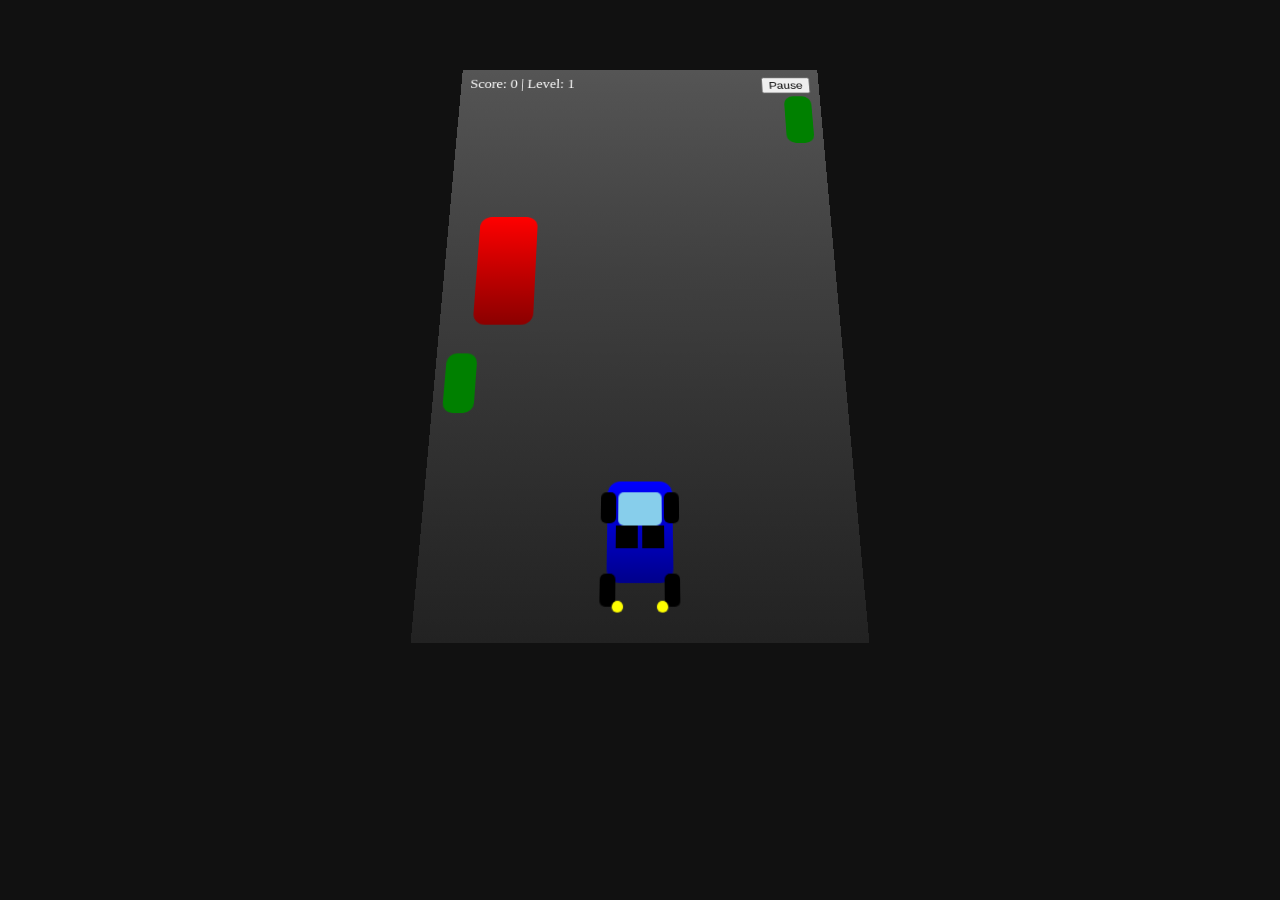
<file: ibr.html>
<!DOCTYPE html>
<html>
<head>
<meta charset="UTF-8">
<title>3D Racing Game</title>
<style>
body { margin:0; background:#111; overflow:hidden; perspective:800px; }
#game {
  width:400px; height:600px;
  margin:20px auto;
  position:relative;
  overflow:hidden;
  background:linear-gradient(#555, #222);
  transform:rotateX(20deg);
}

/* Road lines */
.line {
  width:8px; height:60px;
  background:white;
  position:absolute;
  left:196px;
}

/* Player Car (3D look) */
.car {
  position:absolute;
  bottom:20px;
  left:170px;
  width:60px;
  height:120px;
  transform-style:preserve-3d;
}

.car-body {
  width:60px; height:90px;
  background:linear-gradient(blue, darkblue);
  border-radius:12px;
  position:absolute;
}

.windshield {
  width:40px; height:30px;
  background:skyblue;
  position:absolute;
  top:10px;
  left:10px;
  border-radius:5px;
}

.seat {
  width:20px; height:20px;
  background:black;
  position:absolute;
  top:40px;
}
.seat.left { left:8px; }
.seat.right { right:8px; }

.wheel {
  width:14px; height:28px;
  background:black;
  position:absolute;
  border-radius:5px;
}
.w1 { left:-6px; top:10px; }
.w2 { right:-6px; top:10px; }
.w3 { left:-6px; bottom:10px; }
.w4 { right:-6px; bottom:10px; }

.light {
  width:10px; height:10px;
  background:yellow;
  border-radius:50%;
  position:absolute;
  bottom:5px;
}
.light.l { left:5px; }
.light.r { right:5px; }

/* Enemy */
.enemy {
  width:60px; height:120px;
  background:linear-gradient(red, darkred);
  position:absolute;
  top:-150px;
  border-radius:12px;
}

/* Trees */
.tree {
  width:30px; height:60px;
  background:green;
  position:absolute;
  border-radius:10px;
}

#ui {
  position:absolute;
  top:10px;
  left:10px;
  color:white;
}

button {
  position:absolute;
  top:10px;
  right:10px;
}

</style>
</head>
<body>
<div id="game">
  <div id="ui">Score: 0 | Level: 1</div>
  <button onclick="pauseGame()">Pause</button>

  <div id="player" class="car">
    <div class="car-body"></div>
    <div class="windshield"></div>
    <div class="seat left"></div>
    <div class="seat right"></div>
    <div class="wheel w1"></div>
    <div class="wheel w2"></div>
    <div class="wheel w3"></div>
    <div class="wheel w4"></div>
    <div class="light l"></div>
    <div class="light r"></div>
  </div>

  <div id="enemy" class="enemy"></div>
  <div id="tree1" class="tree"></div>
  <div id="tree2" class="tree"></div>
</div>

<script>
let player = document.getElementById("player");
let enemy = document.getElementById("enemy");
let tree1 = document.getElementById("tree1");
let tree2 = document.getElementById("tree2");
let ui = document.getElementById("ui");

let playerX = 170;
let enemyY = -150;
let enemyX = Math.random() * 340;

let treeY1 = 0;
let treeY2 = -300;

let speed = 5;
let score = 0;
let level = 1;
let paused = false;

function pauseGame(){ paused = !paused; }

function update(){
  if(paused) return;

  enemyY += speed;
  treeY1 += speed;
  treeY2 += speed;

  if(enemyY > 600){
    enemyY = -150;
    enemyX = Math.random() * 340;
    score++;

    if(score % 5 === 0){
      level++;
      speed += 1;
    }
  }

  if(treeY1 > 600) treeY1 = -60;
  if(treeY2 > 600) treeY2 = -60;

  enemy.style.top = enemyY + "px";
  enemy.style.left = enemyX + "px";

  tree1.style.top = treeY1 + "px";
  tree1.style.left = "10px";

  tree2.style.top = treeY2 + "px";
  tree2.style.left = "360px";

  ui.innerText = "Score: " + score + " | Level: " + level;

  if(playerX < enemyX + 60 && playerX + 60 > enemyX && 500 < enemyY + 120){
    alert("Game Over Level: " + level);
    location.reload();
  }
}

function loop(){
  update();
  requestAnimationFrame(loop);
}

document.addEventListener("keydown", e=>{
  if(e.key === "ArrowLeft" && playerX > 0) playerX -= 20;
  if(e.key === "ArrowRight" && playerX < 340) playerX += 20;
  player.style.left = playerX + "px";
});

loop();
</script>

</body>
</html>
</file>
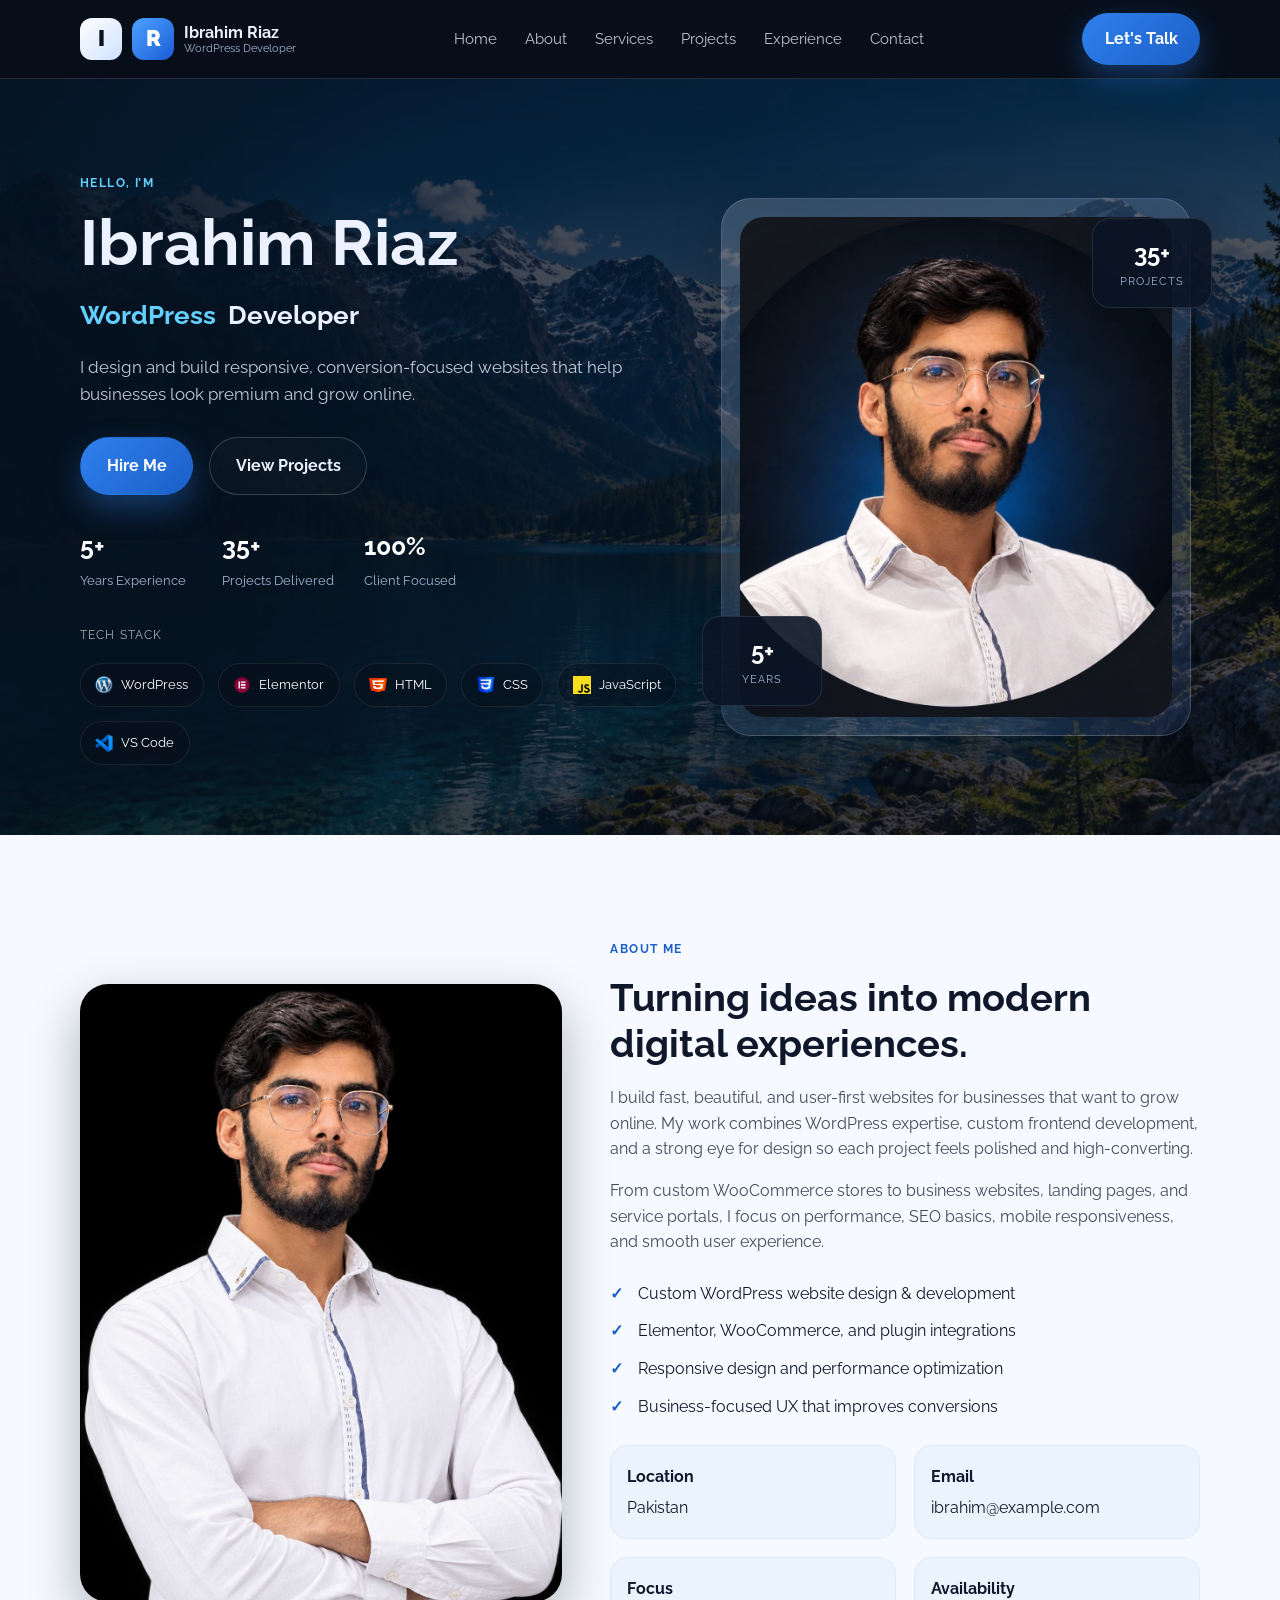
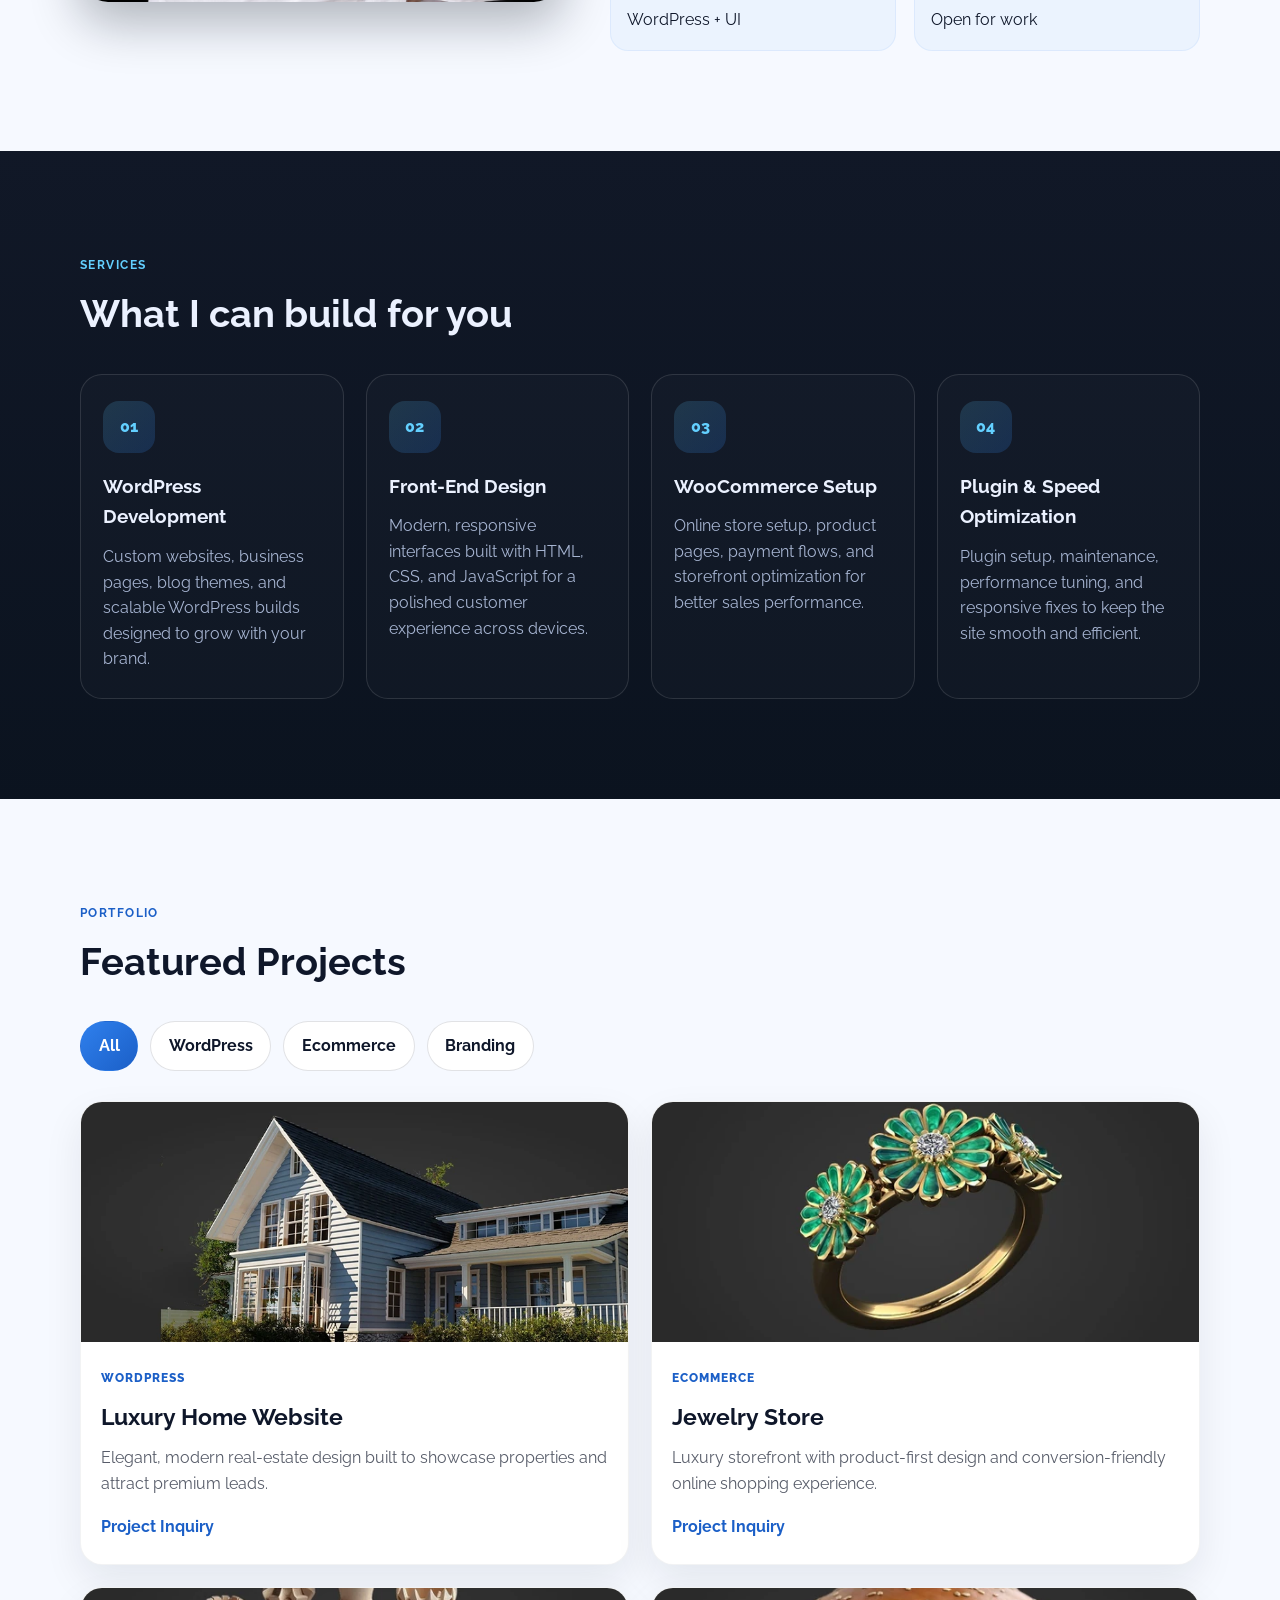
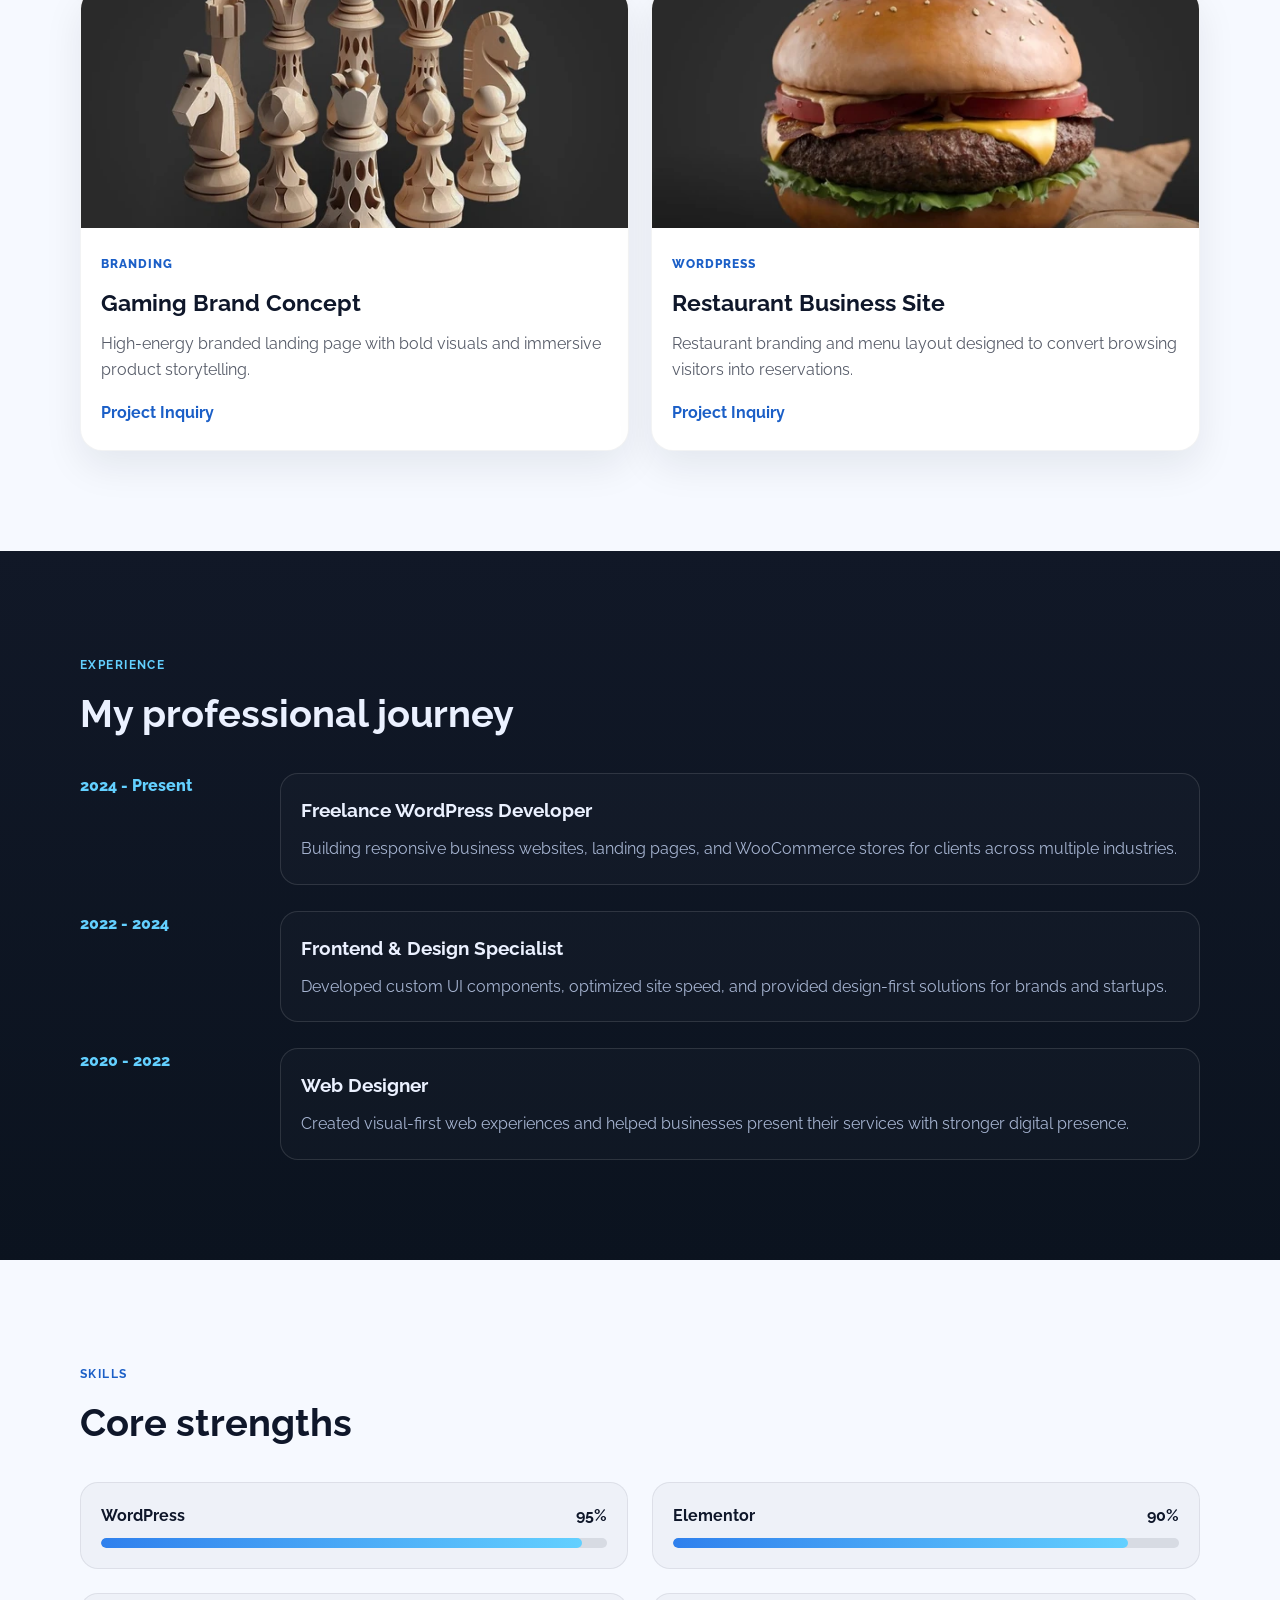
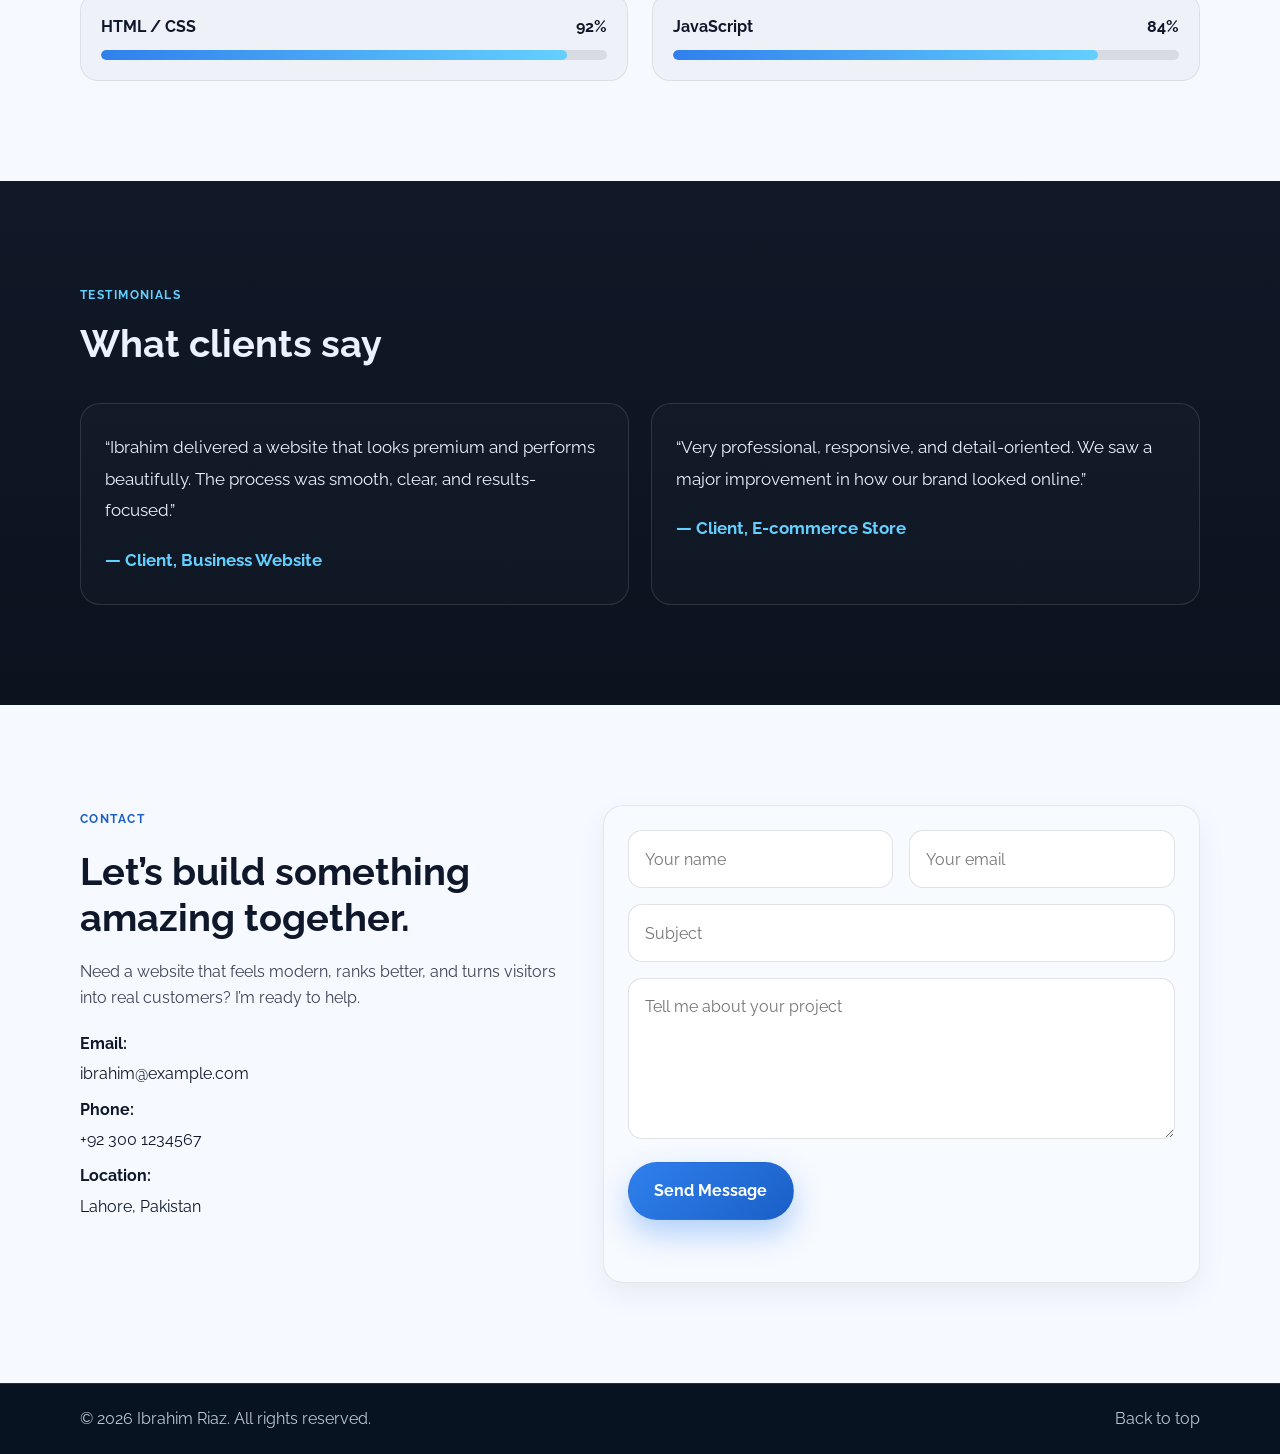
<file: porfolio.html>
<!DOCTYPE html>
<html lang="en">

<head>
  <meta charset="UTF-8">
  <meta name="viewport" content="width=device-width, initial-scale=1.0">
  <meta name="description" content="Ibrahim Riaz is a WordPress developer and front-end specialist building high-converting, responsive websites for businesses.">
  <link rel="preconnect" href="https://fonts.googleapis.com">
  <link rel="preconnect" href="https://fonts.gstatic.com" crossorigin>
  <link href="https://fonts.googleapis.com/css2?family=Raleway:wght@400;500;600;700;800;900&display=swap" rel="stylesheet">
  <link rel="stylesheet" href="portfolio.css">
  <title>Ibrahim Riaz | Portfolio</title>
</head>

<body>
  <header class="topbar">
    <nav class="nav container">
      <a href="#home" class="brand" aria-label="Go to home section">
        <span class="brand-mark">I</span>
        <span class="brand-mark accent">R</span>
        <span class="brand-text">
          <strong>Ibrahim Riaz</strong>
          <small>WordPress Developer</small>
        </span>
      </a>

      <button class="nav-toggle" type="button" aria-label="Open navigation menu" aria-expanded="false">
        <span></span>
        <span></span>
        <span></span>
      </button>

      <div class="nav-links">
        <a href="#home">Home</a>
        <a href="#about">About</a>
        <a href="#services">Services</a>
        <a href="#projects">Projects</a>
        <a href="#experience">Experience</a>
        <a href="#contact">Contact</a>
      </div>

      <a href="#contact" class="nav-cta">Let's Talk</a>
    </nav>
  </header>

  <main>
    <section id="home" class="hero section-dark">
      <div class="container hero-grid">
        <div class="hero-copy">
          <p class="eyebrow">Hello, I’m</p>
          <h1>Ibrahim Riaz</h1>
          <div class="headline-wrap">
            <span class="accent-text">WordPress</span>
            <span>Developer</span>
          </div>
          <p class="lead">
            I design and build responsive, conversion-focused websites that help businesses look premium and grow online.
          </p>

          <div class="cta-row">
            <a href="#contact" class="btn btn-primary">Hire Me</a>
            <a href="#projects" class="btn btn-secondary">View Projects</a>
          </div>

          <div class="mini-stats">
            <div>
              <strong>5+</strong>
              <span>Years Experience</span>
            </div>
            <div>
              <strong>35+</strong>
              <span>Projects Delivered</span>
            </div>
            <div>
              <strong>100%</strong>
              <span>Client Focused</span>
            </div>
          </div>

          <div class="tech-stack">
            <p>Tech Stack</p>
            <div class="stack-items">
              <span><img src="assets/images/word bg.png" alt="WordPress"> WordPress</span>
              <span><img src="assets/images/elementor bg.png" alt="Elementor"> Elementor</span>
              <span><img src="assets/images/html bg.png" alt="HTML"> HTML</span>
              <span><img src="assets/images/css bg.png" alt="CSS"> CSS</span>
              <span><img src="assets/images/javascript.png" alt="JavaScript"> JavaScript</span>
              <span><img src="assets/images/vs bg.png" alt="Visual Studio Code"> VS Code</span>
            </div>
          </div>
        </div>

        <div class="hero-visual">
          <div class="image-frame">
            <img src="assets/images/Ibrahim.jpg" alt="Ibrahim Riaz portrait">
          </div>
          <div class="floating-badge badge-one">
            <strong>5+</strong>
            <span>Years</span>
          </div>
          <div class="floating-badge badge-two">
            <strong>35+</strong>
            <span>Projects</span>
          </div>
        </div>
      </div>
    </section>

    <section id="about" class="about section-light">
      <div class="container about-grid">
        <div class="about-visual">
          <img src="assets/images/ibrahim stand.jpeg" alt="Ibrahim standing in a studio setup">
        </div>

        <div class="about-copy">
          <p class="section-label">About Me</p>
          <h2>Turning ideas into modern digital experiences.</h2>
          <p>
            I build fast, beautiful, and user-first websites for businesses that want to grow online. My work combines WordPress expertise, custom frontend development, and a strong eye for design so each project feels polished and high-converting.
          </p>
          <p>
            From custom WooCommerce stores to business websites, landing pages, and service portals, I focus on performance, SEO basics, mobile responsiveness, and smooth user experience.
          </p>

          <ul class="check-list">
            <li>Custom WordPress website design & development</li>
            <li>Elementor, WooCommerce, and plugin integrations</li>
            <li>Responsive design and performance optimization</li>
            <li>Business-focused UX that improves conversions</li>
          </ul>

          <div class="info-grid">
            <div>
              <strong>Location</strong>
              <span>Pakistan</span>
            </div>
            <div>
              <strong>Email</strong>
              <span>ibrahim@example.com</span>
            </div>
            <div>
              <strong>Focus</strong>
              <span>WordPress + UI</span>
            </div>
            <div>
              <strong>Availability</strong>
              <span>Open for work</span>
            </div>
          </div>
        </div>
      </div>
    </section>

    <section id="services" class="services section-dark">
      <div class="container">
        <div class="section-heading">
          <p class="section-label">Services</p>
          <h2>What I can build for you</h2>
        </div>

        <div class="service-grid">
          <article class="service-card">
            <div class="icon">01</div>
            <h3>WordPress Development</h3>
            <p>Custom websites, business pages, blog themes, and scalable WordPress builds designed to grow with your brand.</p>
          </article>

          <article class="service-card">
            <div class="icon">02</div>
            <h3>Front-End Design</h3>
            <p>Modern, responsive interfaces built with HTML, CSS, and JavaScript for a polished customer experience across devices.</p>
          </article>

          <article class="service-card">
            <div class="icon">03</div>
            <h3>WooCommerce Setup</h3>
            <p>Online store setup, product pages, payment flows, and storefront optimization for better sales performance.</p>
          </article>

          <article class="service-card">
            <div class="icon">04</div>
            <h3>Plugin & Speed Optimization</h3>
            <p>Plugin setup, maintenance, performance tuning, and responsive fixes to keep the site smooth and efficient.</p>
          </article>
        </div>
      </div>
    </section>

    <section id="projects" class="projects section-light">
      <div class="container">
        <div class="section-heading">
          <p class="section-label">Portfolio</p>
          <h2>Featured Projects</h2>
        </div>

        <div class="filter-bar" aria-label="Project filters">
          <button class="filter-btn active" type="button" data-filter="all">All</button>
          <button class="filter-btn" type="button" data-filter="wordpress">WordPress</button>
          <button class="filter-btn" type="button" data-filter="ecommerce">Ecommerce</button>
          <button class="filter-btn" type="button" data-filter="branding">Branding</button>
        </div>

        <div class="project-grid">
          <article class="project-card" data-category="wordpress">
            <img src="assets/images/house.webp" alt="Luxury home website design">
            <div class="project-body">
              <span class="tag">WordPress</span>
              <h3>Luxury Home Website</h3>
              <p>Elegant, modern real-estate design built to showcase properties and attract premium leads.</p>
              <a href="#contact">Project Inquiry</a>
            </div>
          </article>

          <article class="project-card" data-category="ecommerce">
            <img src="assets/images/jewelry.webp" alt="Jewelry ecommerce landing page">
            <div class="project-body">
              <span class="tag">Ecommerce</span>
              <h3>Jewelry Store</h3>
              <p>Luxury storefront with product-first design and conversion-friendly online shopping experience.</p>
              <a href="#contact">Project Inquiry</a>
            </div>
          </article>

          <article class="project-card" data-category="branding">
            <img src="assets/images/game.webp" alt="Gaming website brand concept">
            <div class="project-body">
              <span class="tag">Branding</span>
              <h3>Gaming Brand Concept</h3>
              <p>High-energy branded landing page with bold visuals and immersive product storytelling.</p>
              <a href="#contact">Project Inquiry</a>
            </div>
          </article>

          <article class="project-card" data-category="wordpress">
            <img src="assets/images/food.webp" alt="Restaurant website design page">
            <div class="project-body">
              <span class="tag">WordPress</span>
              <h3>Restaurant Business Site</h3>
              <p>Restaurant branding and menu layout designed to convert browsing visitors into reservations.</p>
              <a href="#contact">Project Inquiry</a>
            </div>
          </article>
        </div>
      </div>
    </section>

    <section id="experience" class="experience section-dark">
      <div class="container">
        <div class="section-heading">
          <p class="section-label">Experience</p>
          <h2>My professional journey</h2>
        </div>

        <div class="timeline">
          <div class="timeline-item">
            <span class="timeline-year">2024 - Present</span>
            <div class="timeline-content">
              <h3>Freelance WordPress Developer</h3>
              <p>Building responsive business websites, landing pages, and WooCommerce stores for clients across multiple industries.</p>
            </div>
          </div>

          <div class="timeline-item">
            <span class="timeline-year">2022 - 2024</span>
            <div class="timeline-content">
              <h3>Frontend & Design Specialist</h3>
              <p>Developed custom UI components, optimized site speed, and provided design-first solutions for brands and startups.</p>
            </div>
          </div>

          <div class="timeline-item">
            <span class="timeline-year">2020 - 2022</span>
            <div class="timeline-content">
              <h3>Web Designer</h3>
              <p>Created visual-first web experiences and helped businesses present their services with stronger digital presence.</p>
            </div>
          </div>
        </div>
      </div>
    </section>

    <section id="skills" class="skills section-light">
      <div class="container">
        <div class="section-heading">
          <p class="section-label">Skills</p>
          <h2>Core strengths</h2>
        </div>

        <div class="skills-grid">
          <div class="skill-item">
            <div class="skill-label">
              <span>WordPress</span>
              <strong>95%</strong>
            </div>
            <div class="bar"><span style="width: 95%"></span></div>
          </div>

          <div class="skill-item">
            <div class="skill-label">
              <span>Elementor</span>
              <strong>90%</strong>
            </div>
            <div class="bar"><span style="width: 90%"></span></div>
          </div>

          <div class="skill-item">
            <div class="skill-label">
              <span>HTML / CSS</span>
              <strong>92%</strong>
            </div>
            <div class="bar"><span style="width: 92%"></span></div>
          </div>

          <div class="skill-item">
            <div class="skill-label">
              <span>JavaScript</span>
              <strong>84%</strong>
            </div>
            <div class="bar"><span style="width: 84%"></span></div>
          </div>
        </div>
      </div>
    </section>

    <section id="testimonials" class="testimonials section-dark">
      <div class="container">
        <div class="section-heading">
          <p class="section-label">Testimonials</p>
          <h2>What clients say</h2>
        </div>

        <div class="testimonial-grid">
          <blockquote>
            “Ibrahim delivered a website that looks premium and performs beautifully. The process was smooth, clear, and results-focused.”
            <footer>— Client, Business Website</footer>
          </blockquote>

          <blockquote>
            “Very professional, responsive, and detail-oriented. We saw a major improvement in how our brand looked online.”
            <footer>— Client, E-commerce Store</footer>
          </blockquote>
        </div>
      </div>
    </section>

    <section id="contact" class="contact section-light">
      <div class="container contact-grid">
        <div class="contact-copy">
          <p class="section-label">Contact</p>
          <h2>Let’s build something amazing together.</h2>
          <p>
            Need a website that feels modern, ranks better, and turns visitors into real customers? I’m ready to help.
          </p>

          <ul class="contact-list">
            <li><strong>Email:</strong> ibrahim@example.com</li>
            <li><strong>Phone:</strong> +92 300 1234567</li>
            <li><strong>Location:</strong> Lahore, Pakistan</li>
          </ul>
        </div>

        <form id="contactForm" class="contact-form" novalidate>
          <div class="form-row">
            <input type="text" name="name" placeholder="Your name" required>
            <input type="email" name="email" placeholder="Your email" required>
          </div>

          <input type="text" name="subject" placeholder="Subject" required>
          <textarea name="message" rows="5" placeholder="Tell me about your project" required></textarea>

          <button type="submit" class="btn btn-primary">Send Message</button>
          <p class="form-status" aria-live="polite"></p>
        </form>
      </div>
    </section>
  </main>

  <footer class="site-footer">
    <div class="container footer-inner">
      <p>© <span id="year"></span> Ibrahim Riaz. All rights reserved.</p>
      <a href="#home">Back to top</a>
    </div>
  </footer>

  <script src="index.js"></script>
</body>

</html>
</file>
<file: portfolio.css>
:root {
  --bg-dark: #07111f;
  --bg-surface: #0f1d2e;
  --bg-soft: #16273d;
  --card-dark: rgba(15, 29, 46, 0.9);
  --card-light: #f7faff;
  --text-dark: #0f172a;
  --text-light: #ebf1ff;
  --muted: #a6b4d1;
  --primary: #2f80ed;
  --primary-strong: #1b5fc7;
  --accent: #63d0ff;
  --border: rgba(255, 255, 255, 0.12);
  --shadow: 0 20px 50px rgba(8, 15, 27, 0.3);
}

* {
  margin: 0;
  padding: 0;
  box-sizing: border-box;
}

html {
  scroll-behavior: smooth;
}

body {
  font-family: "Raleway", sans-serif;
  background: linear-gradient(180deg, #081321 0%, #0f172a 35%, #0d1220 100%);
  color: var(--text-light);
  line-height: 1.6;
}

img {
  display: block;
  max-width: 100%;
}

a {
  text-decoration: none;
}

button,
input,
textarea {
  font: inherit;
}

.container {
  width: min(1120px, calc(100% - 32px));
  margin: 0 auto;
}

.section-dark {
  background: linear-gradient(180deg, rgba(17, 24, 39, 0.96), rgba(11, 19, 31, 0.98));
}

.section-light {
  background: #f6f9ff;
  color: var(--text-dark);
}

.topbar {
  position: sticky;
  top: 0;
  z-index: 20;
  backdrop-filter: blur(10px);
  background: rgba(8, 14, 24, 0.8);
  border-bottom: 1px solid var(--border);
}

.nav {
  display: flex;
  align-items: center;
  justify-content: space-between;
  min-height: 78px;
  gap: 20px;
}

.brand {
  display: inline-flex;
  align-items: center;
  gap: 10px;
  color: var(--text-light);
}

.brand-mark {
  width: 42px;
  height: 42px;
  border-radius: 12px;
  display: grid;
  place-items: center;
  background: linear-gradient(135deg, #ffffff, #cfe1ff);
  color: #081321;
  font-weight: 900;
  font-size: 1.35rem;
}

.brand-mark.accent {
  background: linear-gradient(135deg, #4ba3ff, #1d5bd7);
  color: white;
}

.brand-text {
  display: flex;
  flex-direction: column;
  line-height: 1.2;
}

.brand-text strong {
  font-size: 1rem;
}

.brand-text small {
  font-size: 0.68rem;
  color: var(--muted);
}

.nav-links {
  display: flex;
  align-items: center;
  gap: 28px;
}

.nav-links a {
  color: rgba(235, 241, 255, 0.8);
  font-size: 0.96rem;
  transition: color 0.2s ease;
}

.nav-links a:hover,
.nav-links a:focus-visible {
  color: var(--accent);
}

.nav-cta,
.btn {
  display: inline-flex;
  align-items: center;
  justify-content: center;
  border-radius: 999px;
  font-weight: 700;
  transition: transform 0.2s ease, box-shadow 0.2s ease;
}

.nav-cta {
  padding: 0.8rem 1.4rem;
  background: linear-gradient(135deg, var(--primary), var(--primary-strong));
  color: white;
  box-shadow: 0 12px 30px rgba(47, 128, 237, 0.35);
}

.btn {
  padding: 0.95rem 1.6rem;
  border: 1px solid transparent;
}

.btn:hover,
.nav-cta:hover {
  transform: translateY(-1px);
}

.btn-primary {
  background: linear-gradient(135deg, var(--primary), var(--primary-strong));
  color: white;
  box-shadow: 0 14px 30px rgba(47, 128, 237, 0.35);
}

.btn-secondary {
  background: rgba(255, 255, 255, 0.02);
  border-color: rgba(255, 255, 255, 0.18);
  color: var(--text-light);
}

.nav-toggle {
  display: none;
  flex-direction: column;
  justify-content: center;
  gap: 5px;
  width: 46px;
  height: 46px;
  border: 1px solid var(--border);
  background: rgba(255, 255, 255, 0.02);
  border-radius: 12px;
  cursor: pointer;
}

.nav-toggle span {
  display: block;
  width: 22px;
  height: 2px;
  background: white;
  margin: 0 auto;
}

.hero {
  padding: 90px 0 70px;
  background-image: url("assets/images/back.jpeg");
  background-size: cover;
  background-position: center;
  position: relative;
}

.hero::before {
  content: "";
  position: absolute;
  inset: 0;
  background: rgba(8, 14, 24, 0.7);
}

.hero-grid,
.about-grid,
.contact-grid,
.footer-inner {
  position: relative;
  z-index: 1;
}

.hero-grid {
  display: grid;
  grid-template-columns: 1.1fr 0.9fr;
  align-items: center;
  gap: 36px;
}

.hero-copy {
  max-width: 620px;
}

.eyebrow,
.section-label {
  display: inline-block;
  letter-spacing: 0.12em;
  text-transform: uppercase;
  font-size: 0.74rem;
  font-weight: 700;
  color: var(--accent);
  margin-bottom: 16px;
}

.hero-copy h1 {
  font-size: clamp(2.8rem, 5vw, 5rem);
  line-height: 1.06;
  margin-bottom: 18px;
}

.headline-wrap {
  display: flex;
  flex-wrap: wrap;
  gap: 12px;
  align-items: center;
  font-size: clamp(1.5rem, 2vw, 2.5rem);
  font-weight: 700;
  margin-bottom: 18px;
}

.accent-text {
  color: var(--accent);
}

.lead {
  color: rgba(235, 241, 255, 0.82);
  max-width: 560px;
  font-size: 1.08rem;
}

.cta-row {
  display: flex;
  flex-wrap: wrap;
  gap: 16px;
  margin-top: 28px;
}

.mini-stats {
  display: flex;
  flex-wrap: wrap;
  gap: 22px;
  margin-top: 32px;
}

.mini-stats div {
  min-width: 120px;
}

.mini-stats strong {
  display: block;
  font-size: 1.55rem;
  color: white;
}

.mini-stats span {
  color: var(--muted);
  font-size: 0.8rem;
}

.tech-stack {
  margin-top: 34px;
}

.tech-stack p {
  color: rgba(255, 255, 255, 0.65);
  text-transform: uppercase;
  letter-spacing: 0.1em;
  margin-bottom: 18px;
  font-size: 0.72rem;
}

.stack-items {
  display: flex;
  flex-wrap: wrap;
  gap: 14px;
}

.stack-items span {
  display: inline-flex;
  align-items: center;
  gap: 8px;
  padding: 0.68rem 0.9rem;
  background: rgba(8, 14, 24, 0.4);
  border: 1px solid rgba(255, 255, 255, 0.08);
  border-radius: 999px;
  color: white;
  font-size: 0.8rem;
}

.stack-items img {
  width: 18px;
  height: 18px;
}

.hero-visual {
  position: relative;
  display: flex;
  justify-content: center;
  align-items: center;
}

.image-frame {
  position: relative;
  width: min(470px, 100%);
  padding: 18px;
  border-radius: 30px;
  background: linear-gradient(135deg, rgba(234, 243, 255, 0.18), rgba(91, 140, 255, 0.14));
  border: 1px solid rgba(255, 255, 255, 0.15);
  box-shadow: var(--shadow);
}

.image-frame img {
  width: 100%;
  border-radius: 24px;
  object-fit: cover;
  min-height: 500px;
}

.floating-badge {
  position: absolute;
  display: flex;
  flex-direction: column;
  align-items: center;
  justify-content: center;
  min-width: 120px;
  min-height: 90px;
  padding: 14px 16px;
  border-radius: 18px;
  background: rgba(10, 21, 37, 0.9);
  border: 1px solid rgba(255, 255, 255, 0.1);
  box-shadow: var(--shadow);
}

.floating-badge strong {
  font-size: 1.5rem;
  color: #fff;
}

.floating-badge span {
  font-size: 0.7rem;
  color: var(--muted);
  text-transform: uppercase;
  letter-spacing: 0.08em;
}

.badge-one {
  left: -10px;
  bottom: 30px;
}

.badge-two {
  right: -12px;
  top: 20px;
}

.section-light .section-label {
  color: var(--primary-strong);
}

.about,
.services,
.projects,
.experience,
.skills,
.testimonials,
.contact {
  padding: 100px 0;
}

.about-grid {
  display: grid;
  grid-template-columns: 0.9fr 1.1fr;
  gap: 48px;
  align-items: center;
}

.about-visual img {
  width: 100%;
  min-height: 500px;
  object-fit: cover;
  border-radius: 28px;
  box-shadow: var(--shadow);
}

.about-copy h2,
.section-heading h2,
.contact-copy h2 {
  font-size: clamp(2rem, 3vw, 3rem);
  line-height: 1.2;
  margin-bottom: 18px;
}

.about-copy p {
  color: rgba(15, 23, 42, 0.78);
  margin-bottom: 16px;
}

.check-list {
  list-style: none;
  display: grid;
  gap: 12px;
  margin: 26px 0;
}

.check-list li {
  position: relative;
  padding-left: 28px;
  color: var(--text-dark);
}

.check-list li::before {
  content: "✓";
  position: absolute;
  left: 0;
  top: 0;
  color: var(--primary-strong);
  font-weight: bold;
}

.info-grid {
  display: grid;
  grid-template-columns: repeat(2, minmax(140px, 1fr));
  gap: 18px;
  margin-top: 12px;
}

.info-grid div {
  background: rgba(47, 128, 237, 0.05);
  border: 1px solid rgba(47, 128, 237, 0.08);
  border-radius: 18px;
  padding: 18px 16px;
}

.info-grid strong,
.contact-list strong {
  display: block;
  margin-bottom: 5px;
}

.section-heading {
  margin-bottom: 36px;
}

.service-grid,
.project-grid,
.testimonial-grid {
  display: grid;
  grid-template-columns: repeat(4, minmax(0, 1fr));
  gap: 22px;
}

.service-card {
  background: rgba(255, 255, 255, 0.02);
  border: 1px solid var(--border);
  border-radius: 22px;
  padding: 26px 22px;
  transition: transform 0.2s ease, border-color 0.2s ease;
}

.service-card:hover {
  transform: translateY(-4px);
  border-color: rgba(99, 208, 255, 0.5);
}

.icon {
  width: 52px;
  height: 52px;
  border-radius: 16px;
  background: linear-gradient(135deg, rgba(99, 208, 255, 0.16), rgba(47, 128, 237, 0.2));
  display: grid;
  place-items: center;
  font-weight: 800;
  color: var(--accent);
  margin-bottom: 18px;
}

.service-card h3 {
  font-size: 1.2rem;
  margin-bottom: 12px;
}

.service-card p {
  color: var(--muted);
}

.filter-bar {
  display: flex;
  flex-wrap: wrap;
  gap: 12px;
  margin-bottom: 30px;
}

.filter-btn {
  border: 1px solid rgba(15, 23, 42, 0.12);
  background: white;
  color: var(--text-dark);
  padding: 0.7rem 1.1rem;
  border-radius: 999px;
  cursor: pointer;
  font-weight: 700;
  transition: all 0.2s ease;
}

.filter-btn.active {
  background: linear-gradient(135deg, var(--primary), var(--primary-strong));
  border-color: transparent;
  color: white;
}

.project-grid {
  grid-template-columns: repeat(2, minmax(0, 1fr));
}

.project-card {
  background: white;
  border-radius: 22px;
  overflow: hidden;
  box-shadow: 0 16px 38px rgba(17, 24, 39, 0.08);
  border: 1px solid rgba(15, 23, 42, 0.05);
}

.project-card.hidden {
  display: none;
}

.project-card img {
  width: 100%;
  height: 240px;
  object-fit: cover;
}

.project-body {
  padding: 22px 20px 24px;
}

.tag {
  display: inline-block;
  font-size: 0.75rem;
  text-transform: uppercase;
  letter-spacing: 0.08em;
  color: var(--primary-strong);
  font-weight: 800;
  margin-bottom: 10px;
}

.project-body h3 {
  font-size: 1.45rem;
  margin-bottom: 10px;
  color: var(--text-dark);
}

.project-body p {
  color: rgba(15, 23, 42, 0.7);
  margin-bottom: 18px;
}

.project-body a {
  color: var(--primary-strong);
  font-weight: 700;
}

.timeline {
  display: grid;
  gap: 26px;
}

.timeline-item {
  display: grid;
  grid-template-columns: 180px 1fr;
  gap: 20px;
  align-items: start;
}

.timeline-year {
  color: var(--accent);
  font-weight: 800;
}

.timeline-content {
  background: rgba(255, 255, 255, 0.02);
  border: 1px solid var(--border);
  border-radius: 18px;
  padding: 22px 20px;
}

.timeline-content h3 {
  margin-bottom: 10px;
}

.timeline-content p {
  color: var(--muted);
}

.skills-grid {
  display: grid;
  grid-template-columns: repeat(2, minmax(0, 1fr));
  gap: 24px;
}

.skill-item {
  background: rgba(15, 23, 42, 0.03);
  border: 1px solid rgba(15, 23, 42, 0.08);
  border-radius: 18px;
  padding: 20px;
}

.skill-label {
  display: flex;
  justify-content: space-between;
  gap: 14px;
  margin-bottom: 10px;
  color: var(--text-dark);
  font-weight: 700;
}

.bar {
  width: 100%;
  height: 10px;
  background: rgba(15, 23, 42, 0.1);
  border-radius: 999px;
  overflow: hidden;
}

.bar span {
  display: block;
  height: 100%;
  border-radius: inherit;
  background: linear-gradient(90deg, var(--primary), var(--accent));
}

.testimonial-grid {
  grid-template-columns: repeat(2, minmax(0, 1fr));
}

blockquote {
  background: rgba(255, 255, 255, 0.02);
  border: 1px solid var(--border);
  border-radius: 20px;
  padding: 28px 24px;
  color: var(--text-light);
  font-size: 1.04rem;
  line-height: 1.9;
}

blockquote footer {
  margin-top: 18px;
  color: var(--accent);
  font-weight: 700;
}

.contact-grid {
  display: grid;
  grid-template-columns: 0.9fr 1.1fr;
  gap: 34px;
  align-items: start;
}

.contact-copy p {
  color: rgba(15, 23, 42, 0.8);
  margin-bottom: 20px;
}

.contact-list {
  list-style: none;
  display: grid;
  gap: 10px;
  color: var(--text-dark);
}

.contact-form {
  background: var(--card-light);
  border: 1px solid rgba(15, 23, 42, 0.08);
  border-radius: 20px;
  padding: 24px;
  box-shadow: 0 12px 30px rgba(15, 23, 42, 0.06);
}

.form-row {
  display: grid;
  grid-template-columns: repeat(2, minmax(0, 1fr));
  gap: 16px;
}

.contact-form input,
.contact-form textarea {
  width: 100%;
  padding: 0.95rem 1rem;
  border-radius: 14px;
  border: 1px solid rgba(15, 23, 42, 0.12);
  background: #fff;
  color: var(--text-dark);
  margin-bottom: 16px;
}

.contact-form input:focus,
.contact-form textarea:focus {
  outline: 2px solid rgba(47, 128, 237, 0.2);
  border-color: rgba(47, 128, 237, 0.35);
}

.form-status {
  min-height: 24px;
  margin-top: 14px;
  color: var(--primary-strong);
  font-weight: 700;
}

.site-footer {
  background: #081321;
  border-top: 1px solid var(--border);
  padding: 22px 0;
}

.footer-inner {
  display: flex;
  justify-content: space-between;
  gap: 18px;
  align-items: center;
}

.footer-inner p,
.footer-inner a {
  color: rgba(235, 241, 255, 0.8);
}

@media (max-width: 980px) {
  .hero-grid,
  .about-grid,
  .contact-grid,
  .service-grid,
  .testimonial-grid {
    grid-template-columns: 1fr 1fr;
  }

  .hero-grid,
  .about-grid,
  .contact-grid {
    grid-template-columns: 1fr;
  }

  .nav {
    flex-wrap: wrap;
    padding: 12px 0;
  }

  .nav-toggle {
    display: flex;
    order: 3;
  }

  .nav-links {
    display: none;
    width: 100%;
    order: 4;
    flex-direction: column;
    align-items: flex-start;
    padding-top: 10px;
    gap: 14px;
  }

  .nav-links.open {
    display: flex;
  }

  .nav-cta {
    display: none;
  }
}

@media (max-width: 700px) {
  .service-grid,
  .project-grid,
  .skills-grid,
  .testimonial-grid,
  .form-row {
    grid-template-columns: 1fr;
  }

  .hero {
    padding-top: 70px;
  }

  .mini-stats {
    gap: 12px;
  }

  .image-frame img {
    min-height: 420px;
  }

  .floating-badge {
    transform: scale(0.9);
  }

  .timeline-item {
    grid-template-columns: 1fr;
  }

  .footer-inner {
    flex-direction: column;
    text-align: center;
  }
}
</file>
